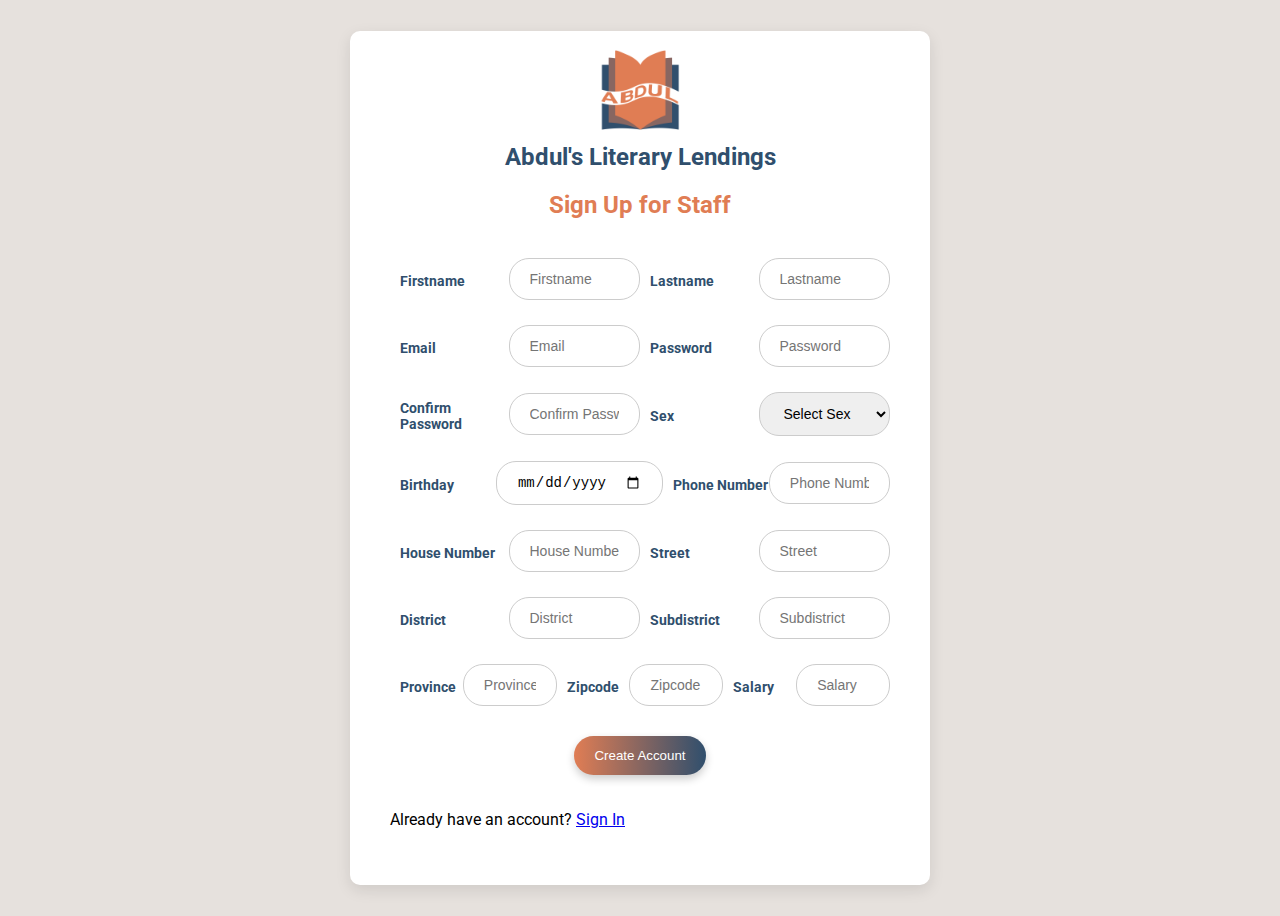
<file: html/signup.html>
<!DOCTYPE html>
<html lang="th">
<head>
    <meta charset="UTF-8">
    <meta name="viewport" content="width=device-width, initial-scale=1.0">
    <title>SIGN UP</title>
    <link rel="stylesheet" href="../static/css/signup.css">
    <!-- เพิ่มฟอนต์ Roboto จาก Google Fonts -->
    <link rel="stylesheet" href="https://fonts.googleapis.com/css?family=Roboto&display=swap">
    <style>
        body {
            font-family: 'Roboto', sans-serif; /* กำหนดให้ใช้ฟอนต์ Roboto สำหรับเนื้อหาในเว็บ */
        }
    </style>
</head>

<body>
    <div class="header">
        <img src="../logo/CS251_Logo.png" alt="Logo" class="logo">
    </div>
    <div class="container">
        <h1><br /> <br /> Abdul's Literary Lendings</h1>
        <h2>Sign Up for Staff</h2>
        <br /> 
        <form action="../php/signup.php" method="POST" onsubmit="return validatePasswordMatch();">

            <div class="form-group">
                <label for="firstName">Firstname</label>
                <input type="text" id="firstName" name="firstName" placeholder="Firstname" required>
                
                <label for="lastName">Lastname</label>
                <input type="text" id="lastName" name="lastName" placeholder="Lastname" required>
            </div>
            <div class="form-group">
                <label for="email">Email</label>
                <input type="email" id="email" name="email" placeholder="Email" required>
                
                <label for="password">Password</label>
                <input type="password" id="password" name="password" placeholder="Password" required>
            </div>
            <div class="form-group">
                <label for="confirmPassword">Confirm Password</label>
                <input type="password" id="confirmPassword" name="confirmPassword" placeholder="Confirm Password" required>
                
                <label for="sex">Sex</label>
                <select id="sex" name="sex" required>
                    <option value="">Select Sex</option>
                    <option value="M">Male</option>
                    <option value="F">Female</option>
                </select>
            </div>
            <div class="form-group">
                <label for="birthday">Birthday</label>
                <input type="date" id="birthday" name="birthday" class="form-control" placeholder="Birthday" required>
                
                <label for="phoneNumber">Phone Number</label>
                <input type="text" id="phoneNumber" name="phoneNumber" class="form-control" placeholder="Phone Number" required>
            </div>
            <div class="form-group">
                <label for="houseNumber">House Number</label>
                <input type="text" id="houseNumber" name="houseNumber" class="form-control" placeholder="House Number" required>
                
                <label for="street">Street</label>
                <input type="text" id="street" name="street" class="form-control" placeholder="Street" required>
            </div>
            <div class="form-group">
                <label for="district">District</label>
                <input type="text" id="district" name="district" class="form-control" placeholder="District" required>
                
                <label for="subdistrict">Subdistrict</label>
                <input type="text" id="subdistrict" name="subdistrict" class="form-control" placeholder="Subdistrict" required>
            </div>
            <div class="form-group">
                <label for="province">Province</label>
                <input type="text" id="province" name="province" class="form-control" placeholder="Province" required>
                
                <label for="zipcode">Zipcode</label>
                <input type="text" id="zipcode" name="zipcode" class="form-control" placeholder="Zipcode" required>
                <br /> <br />
                <label for="salary">Salary</label>
                <input type="text" id="salary" name="salary" class="form-control" placeholder="Salary" required>
            </div>
 
            
            <div class="button-container">
                <button type="submit" class="btn btn-primary" >Create Account</button>
            </div>
        </form>
        <p><br />Already have an account? <a href="../html/signin.html">Sign In</a></p>
    </div>
    <!-- <script src="../static/js/signup.js"></script>
    <script>
        function validatePasswordMatch() {
            var password = document.getElementById("password").value;
            var confirmPassword = document.getElementById("confirmPassword").value;
            if (password != confirmPassword) {
                alert("Passwords do not match. Please try again.");
                return false;
            }
            // หากรหัสผ่านตรงกัน ให้ทำการบันทึกข้อมูลและเปลี่ยนเส้นทาง URL
            else {
                // บันทึกข้อมูล (แทนที่ด้วยรหัสของคุณ)
                var userData = {
                    firstName: document.getElementById("firstName").value,
                    lastName: document.getElementById("lastName").value,
                    email: document.getElementById("email").value,
                    password: password,
                    gender: document.getElementById("gender").value,
                    birthday: document.getElementById("birthday").value,
                    phoneNumber: document.getElementById("phoneNumber").value,
                    houseNumber: document.getElementById("houseNumber").value,
                    street: document.getElementById("street").value,
                    district: document.getElementById("district").value,
                    subdistrict: document.getElementById("subdistrict").value,
                    province: document.getElementById("province").value,
                    zipcode: document.getElementById("zipcode").value,
                    salary: document.getElementById("salary").value
                };
                // เปลี่ยนเส้นทาง URL (สามารถแก้ไข URL ตามที่คุณต้องการได้)
                window.location.href = "mainshop.html";

                return true;
            }
        }
    </script> -->
</body>
</html>
</file>
<file: static/css/signup.css>
.logo {
    position: absolute;
    top: 10%; /* ย้ายจุดมุมบนของ .logo ไปที่ 50% ของหน้าจอ */
    left: 50%; /* ย้ายจุดมุมซ้ายของ .logo ไปที่ 50% ของหน้าจอ */
    transform: translate(-50%, -50%); /* ใช้ transform เพื่อย้าย .logo กลับไปที่ตำแหน่งที่ต้องการ คือ กลางของหน้าจอ */
    max-width: 80px; /* ปรับขนาดตามต้องการ */
    z-index: 1; /* ให้มีลำดับการแสดงผลเหนือส่วนอื่น */
  }

body {
    font-family: 'Roboto', sans-serif;
    display: flex;
    justify-content: center;
    align-items: center;
    min-height: 100vh;
    background-color: #E6E1DD; /* Primary background color */
}

.container {
    background-color: #fff;
    padding: 40px;
    border-radius: 10px;
    box-shadow: 0 5px 15px rgba(0, 0, 0, 0.1);
    width: 500px;
    margin: 0 auto;
}

h1 {
    text-align: center;
    margin-bottom: 5px;
    font-size: 24px;
    color: #304F6D; /* Title color */
}
h2 {
    text-align: center;
    margin-bottom: 20px;
    font-size: 24px;
    color: #E07D54; /* Title color */
}


.form-group {
    margin-bottom: 15px;
    display: flex;
    justify-content: space-between;
    align-items: center;
}

/* ลดระยะห่างระหว่าง label และ input ในบรรทัดเดียวกัน */
.form-group label,
.form-group input {
    margin-right: 0px; /* ปรับค่าตามที่ต้องการ */
}

label {
    display: block;
    margin-bottom: 5px;
    font-size: 14px;
    color: #304F6D;
    font-weight: bold;
    flex-basis: calc(50% - 10px);
    margin-left: 10px;
}

input[type="text"],
input[type="email"],
input[type="password"],
input[type="date"] {
    width: calc(50% - 10px);
    padding: 12px 20px;
    border: 1px solid #ccc;
    border-radius: 20px;
    font-size: 14px;
    margin-bottom: 10px;
    box-sizing: border-box;
}

/* เพิ่มความกว้างของ label เพื่อให้ติดกันในบรรทัดเดียวกัน */
label {
    width: 48%;
}

/* ปรับความกว้างของ input เพื่อให้ติดกันในบรรทัดเดียวกัน */
input[type="text"],
input[type="email"],
input[type="password"],
input[type="date"] {
    width: 48%;
}



.btn {
    background-image: linear-gradient(to right, #E07D54, #304f6d);
    color: #fff;
    padding: 12px 20px;
    border: none;
    border-radius: 20px;
    box-shadow: 0 4px 8px rgba(0, 0, 0, 0.2);
    cursor: pointer;
    transition: background-color 0.3s ease, box-shadow 0.3s ease;
    width: auto; /* ปรับความกว้างให้เป็นขนาดเท่ากับเนื้อหาภายใน */
}
.button-container {
    display: flex;
    justify-content: center; /* จัดให้ปุ่มอยู่ตรงกลาง */
    margin-top: 20px; /* เพิ่มระยะห่างด้านบนของปุ่ม */
}



.btn:hover {
    background-image: linear-gradient(to right, #af8672, #1b3045); /* Darker gradient on hover */
    color: #fff;
}

.btn:active {
    background-color: #98573C; /* Button active color (even darker shade of secondary) */
}

.login-link {
    text-align: center;
    margin-top: 20px;
    font-size: 14px;
    color: #333;
}

.login-link a {
    color: #304F6D; /* Text color for links (highlight color 1) */
    text-decoration: none;
}

.login-link a:hover {
    text-decoration: underline;
    color: #899481; /* Link hover color (highlight color 2) */
}

/* กำหนดขนาดและสไตล์ของ dropdown */
select#sex {
  
    color: #000000;
    padding: 12px 20px;
    border: none;
    border-radius: 20px;
    cursor: pointer;
    transition: background-color 0.3s ease, box-shadow 0.3s ease;
    width: auto; /* ปรับความกว้างให้เป็นขนาดเท่ากับเนื้อหาภายใน */
    width: calc(50% - 10px);
    padding: 12px 20px;
    border: 1px solid #ccc;
    border-radius: 20px;
    font-size: 14px;
    margin-bottom: 10px;
    box-sizing: border-box;
}


/* เพิ่มสไตล์เพื่อปรับความกว้างของ label เพื่อให้ติดกันในบรรทัดเดียวกัน */
label {
    width: 48%;
}
</file>
